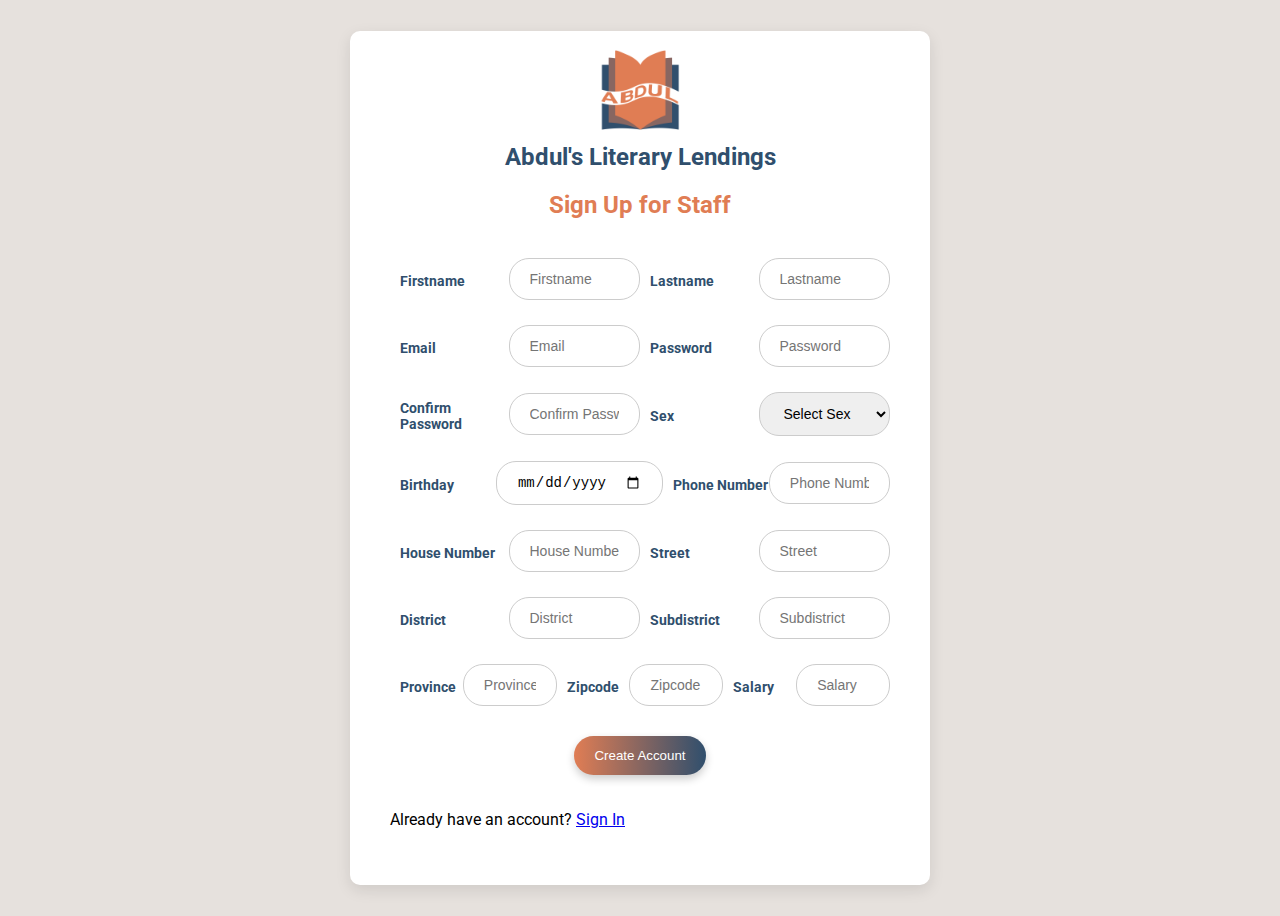
<file: html/signup.html>
<!DOCTYPE html>
<html lang="th">
<head>
    <meta charset="UTF-8">
    <meta name="viewport" content="width=device-width, initial-scale=1.0">
    <title>SIGN UP</title>
    <link rel="stylesheet" href="../static/css/signup.css">
    <!-- เพิ่มฟอนต์ Roboto จาก Google Fonts -->
    <link rel="stylesheet" href="https://fonts.googleapis.com/css?family=Roboto&display=swap">
    <style>
        body {
            font-family: 'Roboto', sans-serif; /* กำหนดให้ใช้ฟอนต์ Roboto สำหรับเนื้อหาในเว็บ */
        }
    </style>
</head>

<body>
    <div class="header">
        <img src="../logo/CS251_Logo.png" alt="Logo" class="logo">
    </div>
    <div class="container">
        <h1><br /> <br /> Abdul's Literary Lendings</h1>
        <h2>Sign Up for Staff</h2>
        <br /> 
        <form action="../php/signup.php" method="POST" onsubmit="return validatePasswordMatch();">

            <div class="form-group">
                <label for="firstName">Firstname</label>
                <input type="text" id="firstName" name="firstName" placeholder="Firstname" required>
                
                <label for="lastName">Lastname</label>
                <input type="text" id="lastName" name="lastName" placeholder="Lastname" required>
            </div>
            <div class="form-group">
                <label for="email">Email</label>
                <input type="email" id="email" name="email" placeholder="Email" required>
                
                <label for="password">Password</label>
                <input type="password" id="password" name="password" placeholder="Password" required>
            </div>
            <div class="form-group">
                <label for="confirmPassword">Confirm Password</label>
                <input type="password" id="confirmPassword" name="confirmPassword" placeholder="Confirm Password" required>
                
                <label for="sex">Sex</label>
                <select id="sex" name="sex" required>
                    <option value="">Select Sex</option>
                    <option value="M">Male</option>
                    <option value="F">Female</option>
                </select>
            </div>
            <div class="form-group">
                <label for="birthday">Birthday</label>
                <input type="date" id="birthday" name="birthday" class="form-control" placeholder="Birthday" required>
                
                <label for="phoneNumber">Phone Number</label>
                <input type="text" id="phoneNumber" name="phoneNumber" class="form-control" placeholder="Phone Number" required>
            </div>
            <div class="form-group">
                <label for="houseNumber">House Number</label>
                <input type="text" id="houseNumber" name="houseNumber" class="form-control" placeholder="House Number" required>
                
                <label for="street">Street</label>
                <input type="text" id="street" name="street" class="form-control" placeholder="Street" required>
            </div>
            <div class="form-group">
                <label for="district">District</label>
                <input type="text" id="district" name="district" class="form-control" placeholder="District" required>
                
                <label for="subdistrict">Subdistrict</label>
                <input type="text" id="subdistrict" name="subdistrict" class="form-control" placeholder="Subdistrict" required>
            </div>
            <div class="form-group">
                <label for="province">Province</label>
                <input type="text" id="province" name="province" class="form-control" placeholder="Province" required>
                
                <label for="zipcode">Zipcode</label>
                <input type="text" id="zipcode" name="zipcode" class="form-control" placeholder="Zipcode" required>
                <br /> <br />
                <label for="salary">Salary</label>
                <input type="text" id="salary" name="salary" class="form-control" placeholder="Salary" required>
            </div>
 
            
            <div class="button-container">
                <button type="submit" class="btn btn-primary" >Create Account</button>
            </div>
        </form>
        <p><br />Already have an account? <a href="../html/signin.html">Sign In</a></p>
    </div>
    <!-- <script src="../static/js/signup.js"></script>
    <script>
        function validatePasswordMatch() {
            var password = document.getElementById("password").value;
            var confirmPassword = document.getElementById("confirmPassword").value;
            if (password != confirmPassword) {
                alert("Passwords do not match. Please try again.");
                return false;
            }
            // หากรหัสผ่านตรงกัน ให้ทำการบันทึกข้อมูลและเปลี่ยนเส้นทาง URL
            else {
                // บันทึกข้อมูล (แทนที่ด้วยรหัสของคุณ)
                var userData = {
                    firstName: document.getElementById("firstName").value,
                    lastName: document.getElementById("lastName").value,
                    email: document.getElementById("email").value,
                    password: password,
                    gender: document.getElementById("gender").value,
                    birthday: document.getElementById("birthday").value,
                    phoneNumber: document.getElementById("phoneNumber").value,
                    houseNumber: document.getElementById("houseNumber").value,
                    street: document.getElementById("street").value,
                    district: document.getElementById("district").value,
                    subdistrict: document.getElementById("subdistrict").value,
                    province: document.getElementById("province").value,
                    zipcode: document.getElementById("zipcode").value,
                    salary: document.getElementById("salary").value
                };
                // เปลี่ยนเส้นทาง URL (สามารถแก้ไข URL ตามที่คุณต้องการได้)
                window.location.href = "mainshop.html";

                return true;
            }
        }
    </script> -->
</body>
</html>
</file>
<file: static/css/signup.css>
.logo {
    position: absolute;
    top: 10%; /* ย้ายจุดมุมบนของ .logo ไปที่ 50% ของหน้าจอ */
    left: 50%; /* ย้ายจุดมุมซ้ายของ .logo ไปที่ 50% ของหน้าจอ */
    transform: translate(-50%, -50%); /* ใช้ transform เพื่อย้าย .logo กลับไปที่ตำแหน่งที่ต้องการ คือ กลางของหน้าจอ */
    max-width: 80px; /* ปรับขนาดตามต้องการ */
    z-index: 1; /* ให้มีลำดับการแสดงผลเหนือส่วนอื่น */
  }

body {
    font-family: 'Roboto', sans-serif;
    display: flex;
    justify-content: center;
    align-items: center;
    min-height: 100vh;
    background-color: #E6E1DD; /* Primary background color */
}

.container {
    background-color: #fff;
    padding: 40px;
    border-radius: 10px;
    box-shadow: 0 5px 15px rgba(0, 0, 0, 0.1);
    width: 500px;
    margin: 0 auto;
}

h1 {
    text-align: center;
    margin-bottom: 5px;
    font-size: 24px;
    color: #304F6D; /* Title color */
}
h2 {
    text-align: center;
    margin-bottom: 20px;
    font-size: 24px;
    color: #E07D54; /* Title color */
}


.form-group {
    margin-bottom: 15px;
    display: flex;
    justify-content: space-between;
    align-items: center;
}

/* ลดระยะห่างระหว่าง label และ input ในบรรทัดเดียวกัน */
.form-group label,
.form-group input {
    margin-right: 0px; /* ปรับค่าตามที่ต้องการ */
}

label {
    display: block;
    margin-bottom: 5px;
    font-size: 14px;
    color: #304F6D;
    font-weight: bold;
    flex-basis: calc(50% - 10px);
    margin-left: 10px;
}

input[type="text"],
input[type="email"],
input[type="password"],
input[type="date"] {
    width: calc(50% - 10px);
    padding: 12px 20px;
    border: 1px solid #ccc;
    border-radius: 20px;
    font-size: 14px;
    margin-bottom: 10px;
    box-sizing: border-box;
}

/* เพิ่มความกว้างของ label เพื่อให้ติดกันในบรรทัดเดียวกัน */
label {
    width: 48%;
}

/* ปรับความกว้างของ input เพื่อให้ติดกันในบรรทัดเดียวกัน */
input[type="text"],
input[type="email"],
input[type="password"],
input[type="date"] {
    width: 48%;
}



.btn {
    background-image: linear-gradient(to right, #E07D54, #304f6d);
    color: #fff;
    padding: 12px 20px;
    border: none;
    border-radius: 20px;
    box-shadow: 0 4px 8px rgba(0, 0, 0, 0.2);
    cursor: pointer;
    transition: background-color 0.3s ease, box-shadow 0.3s ease;
    width: auto; /* ปรับความกว้างให้เป็นขนาดเท่ากับเนื้อหาภายใน */
}
.button-container {
    display: flex;
    justify-content: center; /* จัดให้ปุ่มอยู่ตรงกลาง */
    margin-top: 20px; /* เพิ่มระยะห่างด้านบนของปุ่ม */
}



.btn:hover {
    background-image: linear-gradient(to right, #af8672, #1b3045); /* Darker gradient on hover */
    color: #fff;
}

.btn:active {
    background-color: #98573C; /* Button active color (even darker shade of secondary) */
}

.login-link {
    text-align: center;
    margin-top: 20px;
    font-size: 14px;
    color: #333;
}

.login-link a {
    color: #304F6D; /* Text color for links (highlight color 1) */
    text-decoration: none;
}

.login-link a:hover {
    text-decoration: underline;
    color: #899481; /* Link hover color (highlight color 2) */
}

/* กำหนดขนาดและสไตล์ของ dropdown */
select#sex {
  
    color: #000000;
    padding: 12px 20px;
    border: none;
    border-radius: 20px;
    cursor: pointer;
    transition: background-color 0.3s ease, box-shadow 0.3s ease;
    width: auto; /* ปรับความกว้างให้เป็นขนาดเท่ากับเนื้อหาภายใน */
    width: calc(50% - 10px);
    padding: 12px 20px;
    border: 1px solid #ccc;
    border-radius: 20px;
    font-size: 14px;
    margin-bottom: 10px;
    box-sizing: border-box;
}


/* เพิ่มสไตล์เพื่อปรับความกว้างของ label เพื่อให้ติดกันในบรรทัดเดียวกัน */
label {
    width: 48%;
}
</file>
